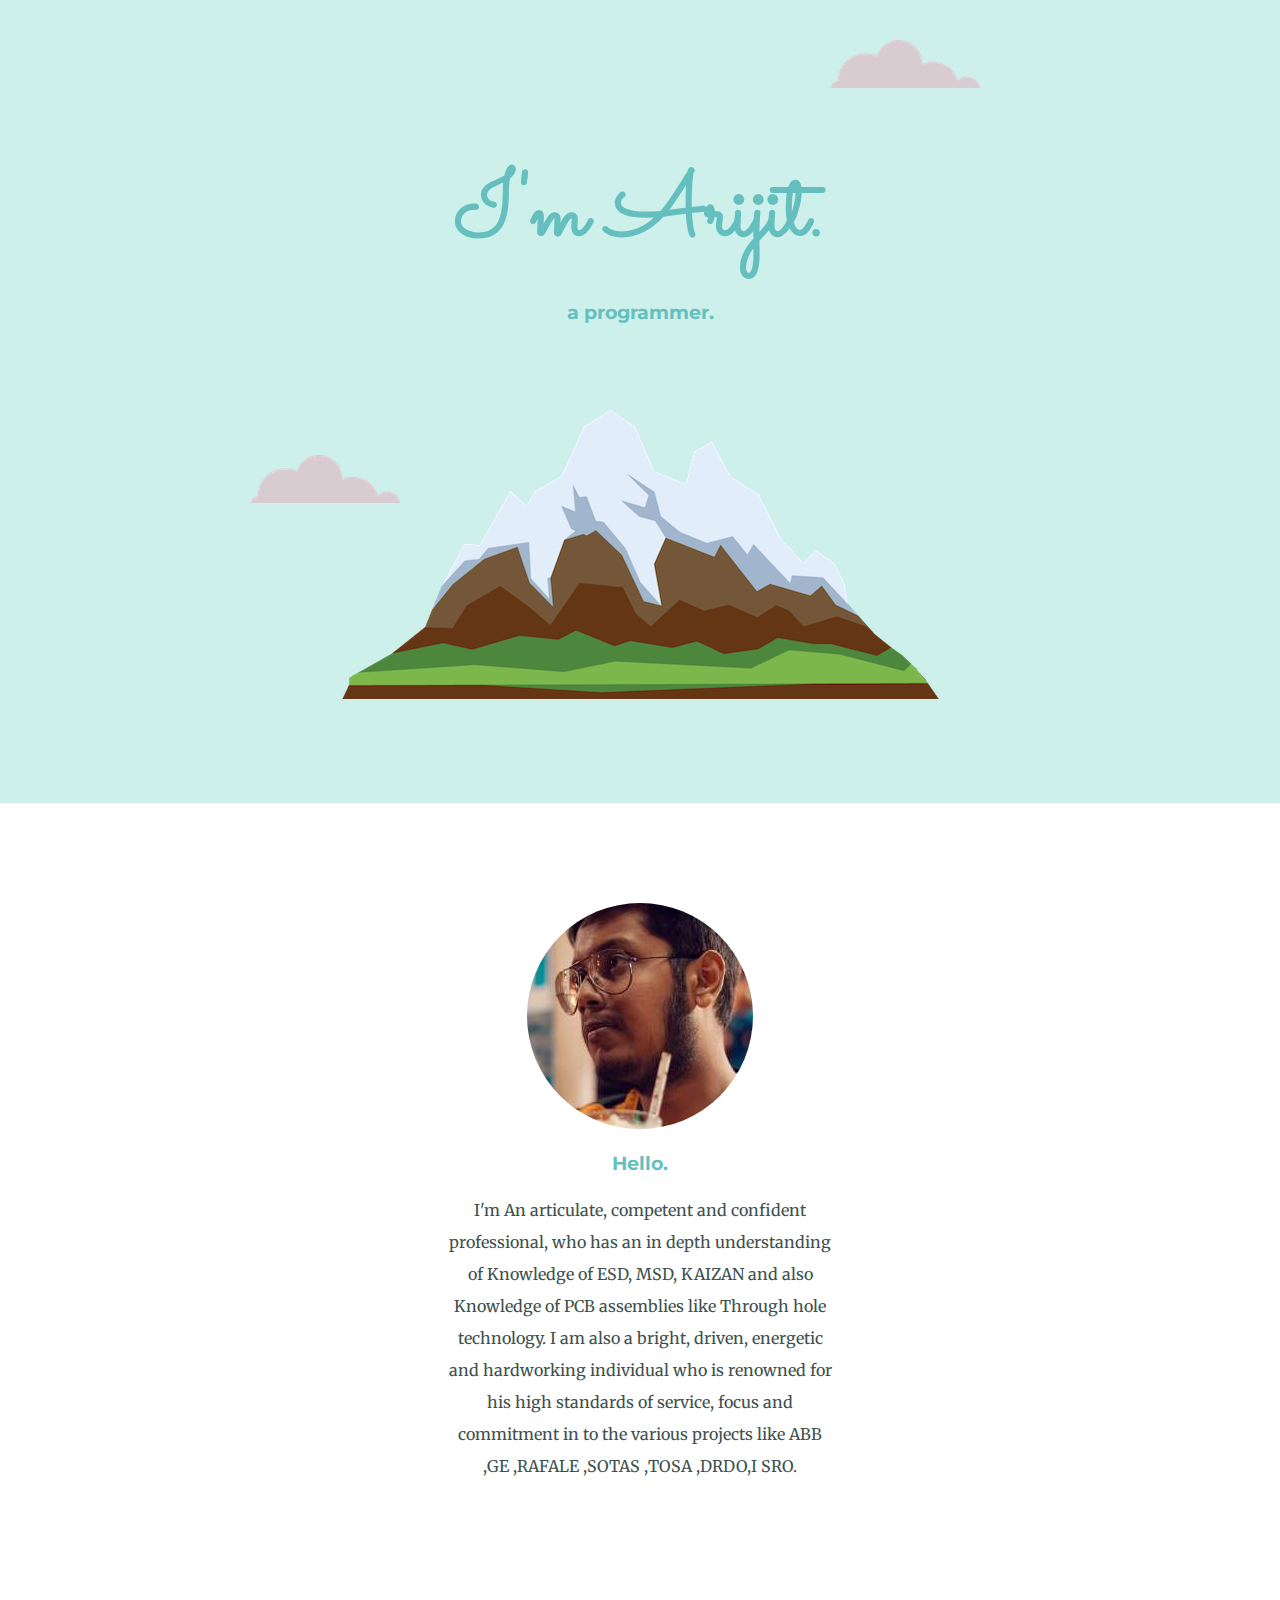
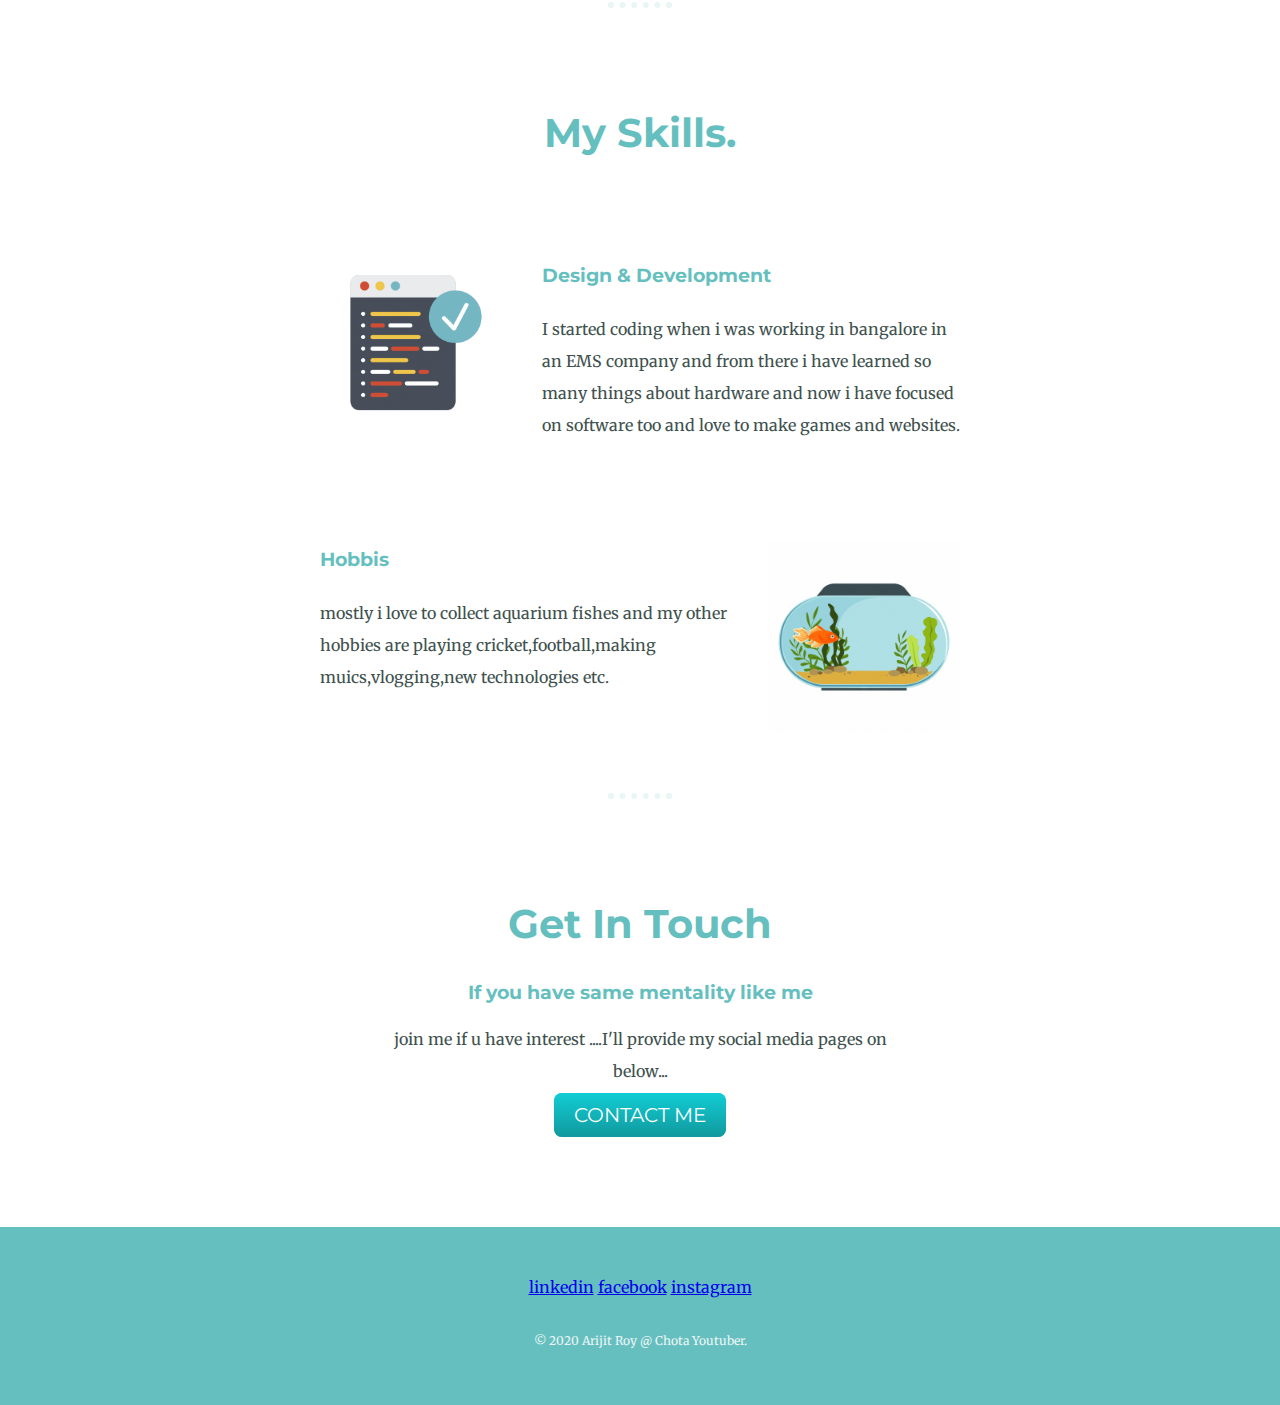
<file: index.html>
<!DOCTYPE html>
<html lang="en" dir="ltr">
  <head>
    <meta charset="utf-8">
    <title> Arijit Roy </title>
    <link rel="stylesheet" href="css/styles.css">
    <link rel="icon" href="favicon.ico">
    <link href="https://fonts.googleapis.com/css2?family=Merriweather&family=Montserrat:wght@300&family=Sacramento&display=swap" rel="stylesheet">
  </head>
  <body>
    <div class="top-container">
      <img class="top-cloud" src="images/cloud.png" alt="cloud-img">
      <h1>I'm Arijit.</h1>
      <h3>a programmer.</h3>
      <img class="bottom-cloud" src="images/cloud.png" alt="cloud-img">
      <img src="images/mountain.png" alt="mountain-img">
    </div>
    <div class="middle-container">
      <div class="profile">
        <img src="images/arijit.png" alt="arijit-img">
        <h3>Hello.</h3>
        <p class="intro">
        I'm An articulate, competent and
confident professional, who has an in depth understanding of Knowledge of
ESD, MSD, KAIZAN and also
Knowledge of PCB assemblies like
Through hole technology. I am also a
bright, driven, energetic and
hardworking individual who is
renowned for his high standards of
service, focus and commitment in to
the various projects like
ABB ,GE ,RAFALE ,SOTAS ,TOSA ,DRDO,I
SRO.
</p>
<br>
      </div>
      <hr>
      <div class="skills">
        <h2>My Skills.</h2>
        <div class="skill-row">
          <img class="addomcoder-img" src="images/abdomcoder.gif" alt="abdomcoder-img">
          <h3>Design & Development</h3>
          <p>I started coding when i was working in bangalore in an EMS company and from there i have learned so many things about hardware and now i have focused on software too and love to make games and websites.</p>
        </div>
        <div class="skill-row">
          <img class="giphy-img" src="images/giphy.gif" alt="giphy-img">
          <h3>Hobbis</h3>
          <p>mostly i love to collect aquarium fishes  and my other hobbies are playing cricket,football,making muics,vlogging,new technologies etc. </p>
        </div>
      </div>
      <hr>
      <div class="contact-me">
        <h2>Get In Touch</h2>
        <h3>If you have same mentality like me</h3>
        <p>join me if u have interest ....I'll provide my social media pages on below...</p>
        <a class="btn" href="mailto:arijit7991@email.com">CONTACT ME</a>
      </div>
    </div>
    <div class="bottom-container">
      <a class="footer-link" href="https://www.linkedin.com/in/arijit-roy-255757168/">linkedin</a>
      <a class="footer-link" href="https://www.facebook.com/profile.php?id=100019154463238/">facebook</a>
      <a class="footer-link" href="https://www.instagram.com/">instagram</a>
      <p class="copyright">© 2020 Arijit Roy @ Chota Youtuber.</p>
    </div>
  </body>

</html>
</file>
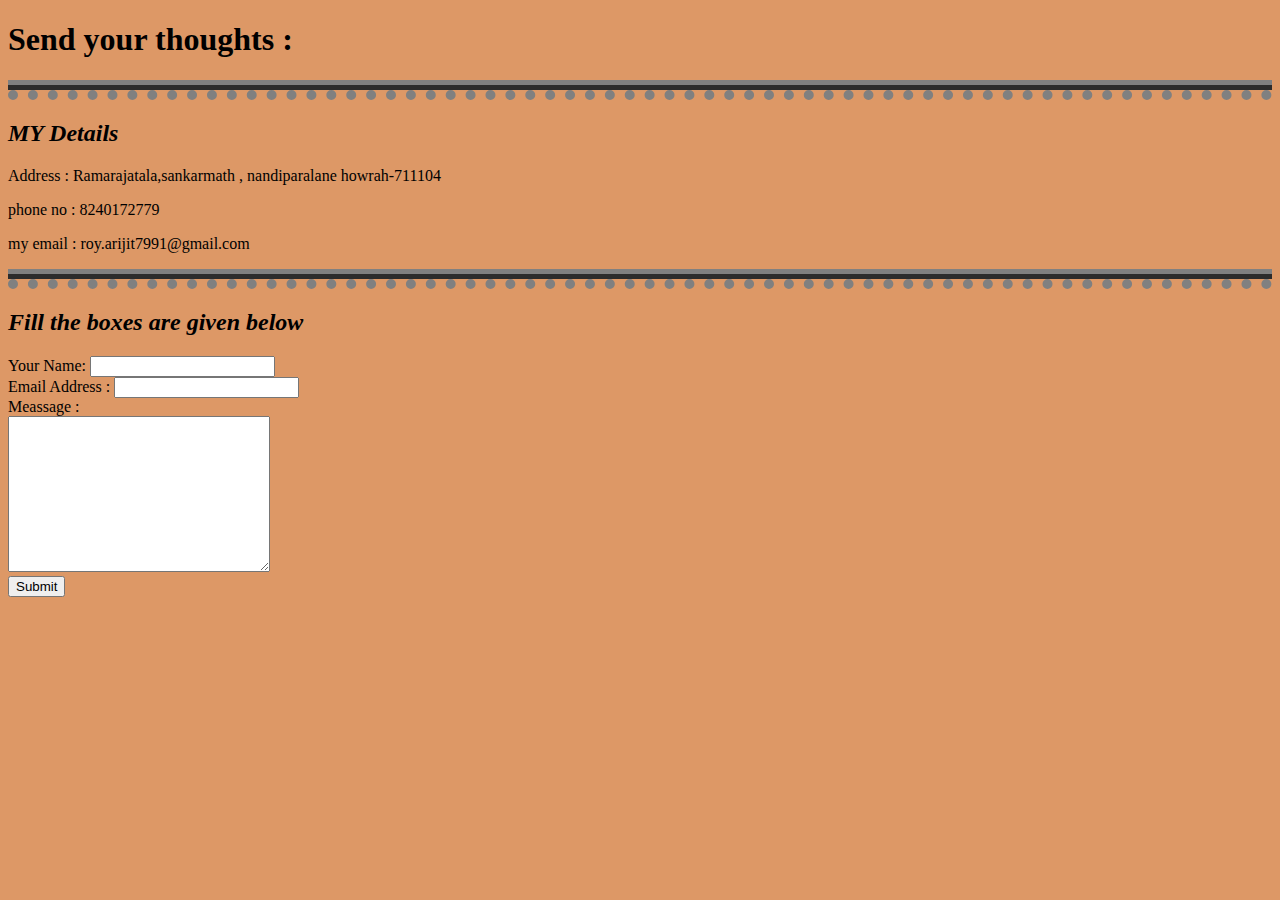
<file: images/HTML-Personal folder/contactme.html>
<!DOCTYPE html>
<html lang="en" dir="ltr">
  <head>
    <meta charset="utf-8">
    <title>Contact me</title>
  </head>



  <style>
  body { background-color: #dd9866;}
  hr {border-style: none;
  border-top-style: ridge;
  border-bottom-style: dotted;
  border-width: 10px;
  border-color: grey;}
</style>


  <body>
    <h1>Send your thoughts : </h1>
    <hr>
    <h2><em>MY Details</em></h2>
    <p>Address : Ramarajatala,sankarmath , nandiparalane howrah-711104</p>
    <p>phone no : 8240172779</p>
    <p>my email : roy.arijit7991@gmail.com</p>
    <hr>
    <h2><em>Fill the boxes are given below</em></h2>
  <form Class="",action="href="mailto:arijitroyviper82@gmail.com,enctype="text/plain",method="post">
  <label>Your Name:      </label>
  <input type="text" name="" value=""><br>
  <label>Email Address     :</label>
  <input type="email" name="" value=""><br>
  <label>Meassage :</label><br>
  <textarea name="" rows="10" cols="30"></textarea><br>
  <input type="Submit" name="">

</form>
  </body>
</html>
</file>
<file: css/styles.css>
body{
  color: #40514E;
  margin: 0;
text-align: center;
font-family: 'Merriweather',serif;
}

h1{
  color: #66BFBF;
  font-size: 5.625rem;
  margin: 50px auto 0 auto;

  font-family: 'Sacramento', cursive;
}
h2{
  color: #66BFBF;
  font-family: 'Montserrat', sans-serif;
  font-size: 2.5rem;

}
h3{
color: #66BFBF;
  font-family: 'Montserrat', sans-serif;
}
p{
  line-height: 2;
}
hr{
  border: dotted #EAF6F6 6px;
  border-bottom: none;
  width: 4%;
  margin: 100px auto;
}
.a{
  color: #11999E;
  font-family: 'Montserrat', sans-serif;
  margin: 10px 20px;
  text-decoration: none;
}
a:hover{
  color: #EAf6f6;
}
.top-container{
  background-color:#CDF0EA;
  position: relative;
  padding: 100px;
}
.middle-container{
  margin: 100px 0;

}
.bottom-container{
  background-color: #66BFBF;
  padding: 50px 0 20px;
}
.skill-row{
  width: 50%;
  margin: 100px auto 100px auto;
  text-align: left;
  line-height: 2;
}
.intro{
  width: 30%;
  margin: auto;
}
.contact-me{
  width: 40%;
  margin: 40px auto 60px;
}
.copyright{
  color: #EAF6F6;
  font-size: 0.75rem;
  padding: 20px 0;
}
.top-cloud{
  position: absolute;
  right: 300px;
  top:40px;
}
.bottom-cloud{
  position: absolute;
  left: 250px;
  bottom: 300px;

}
.addomcoder-img{
  width: 30%;
  float: left;
  margin-right: 30px;
}
.giphy-img{
  width: 30%;
  float: right;
  margin-left: 30px;
}
.btn {
  background: #11cdd4;
  background-image: -webkit-linear-gradient(top, #11cdd4, #11999e);
  background-image: -moz-linear-gradient(top, #11cdd4, #11999e);
  background-image: -ms-linear-gradient(top, #11cdd4, #11999e);
  background-image: -o-linear-gradient(top, #11cdd4, #11999e);
  background-image: linear-gradient(to bottom, #11cdd4, #11999e);
  -webkit-border-radius: 8;
  -moz-border-radius: 8;
  border-radius: 8px;
  font-family: 'Montserrat', sans-serif;
  color: #ffffff;
  font-size: 20px;
  padding: 10px 20px 10px 20px;
  text-decoration: none;
}

.btn:hover {
  background: #30e3cb;
  background-image: -webkit-linear-gradient(top, #30e3cb, #2bc4ad);
  background-image: -moz-linear-gradient(top, #30e3cb, #2bc4ad);
  background-image: -ms-linear-gradient(top, #30e3cb, #2bc4ad);
  background-image: -o-linear-gradient(top, #30e3cb, #2bc4ad);
  background-image: linear-gradient(to bottom, #30e3cb, #2bc4ad);
  text-decoration: none;
}
</file>
